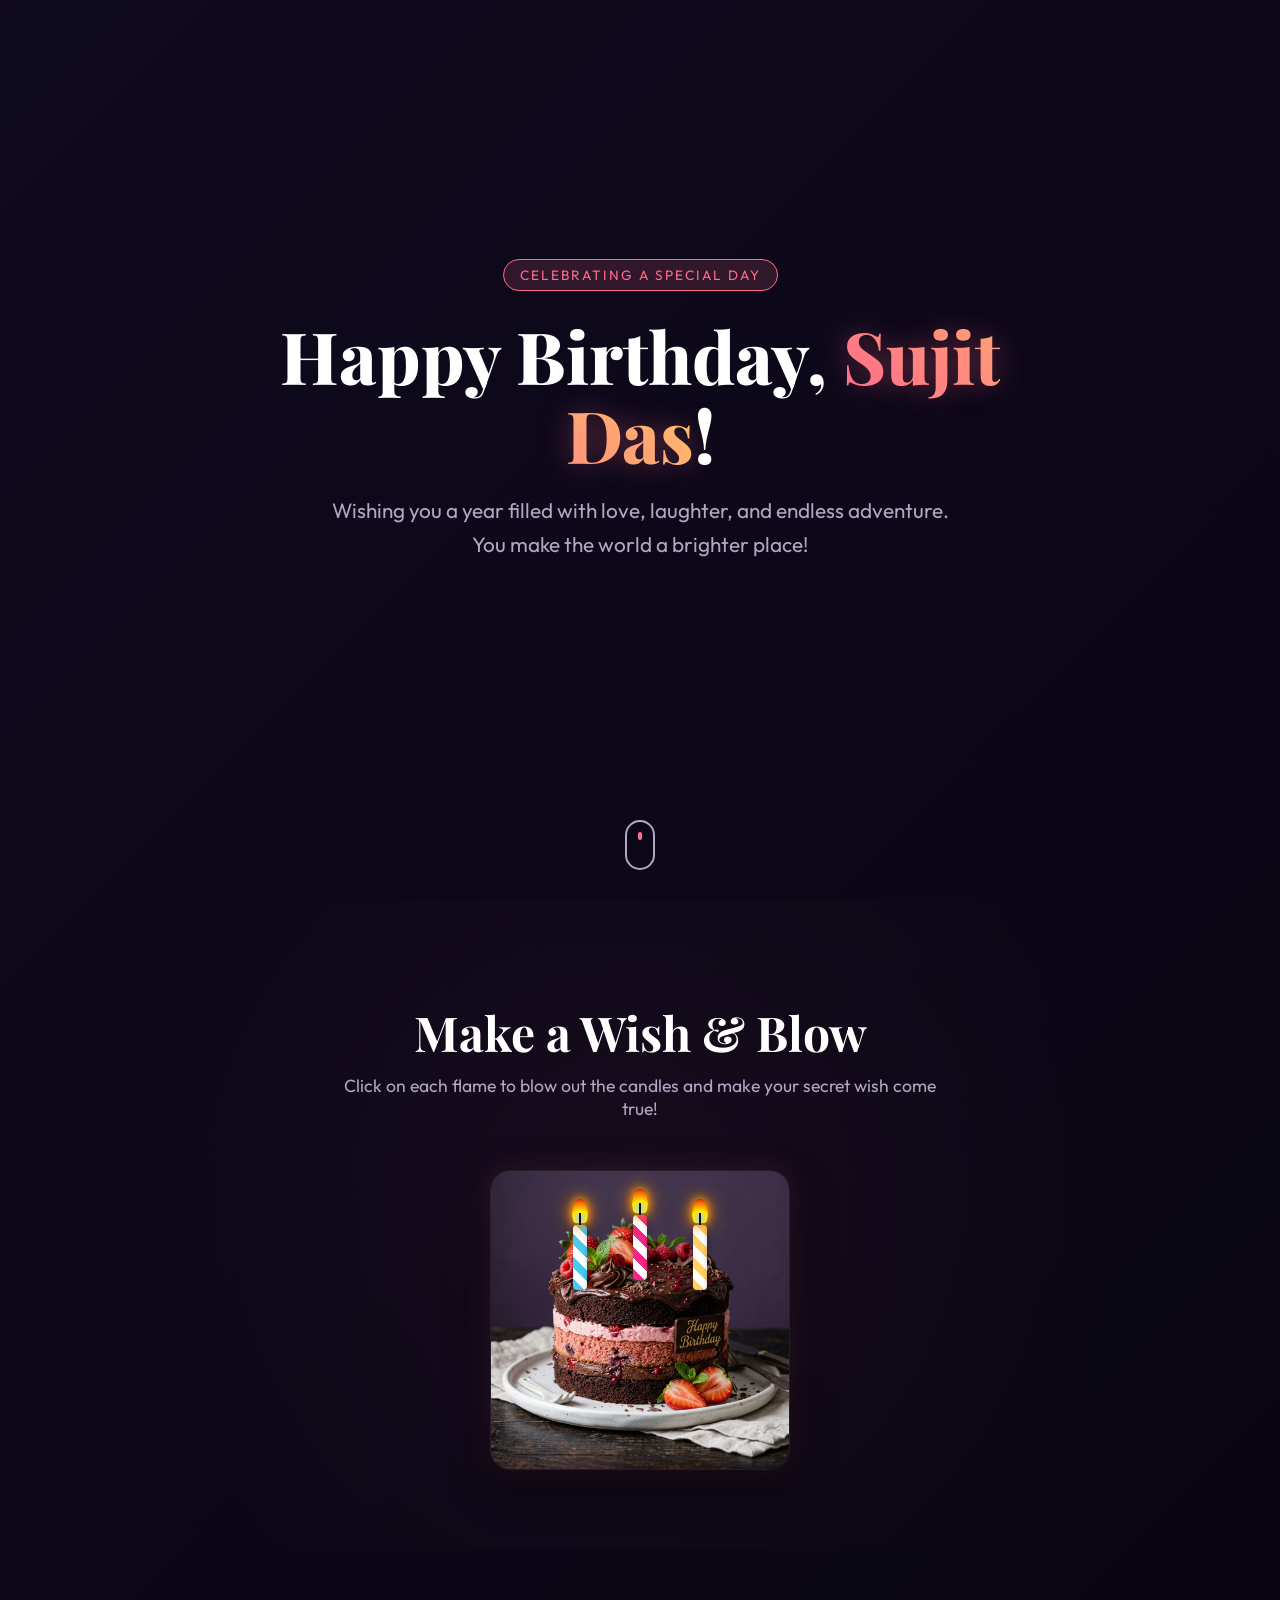
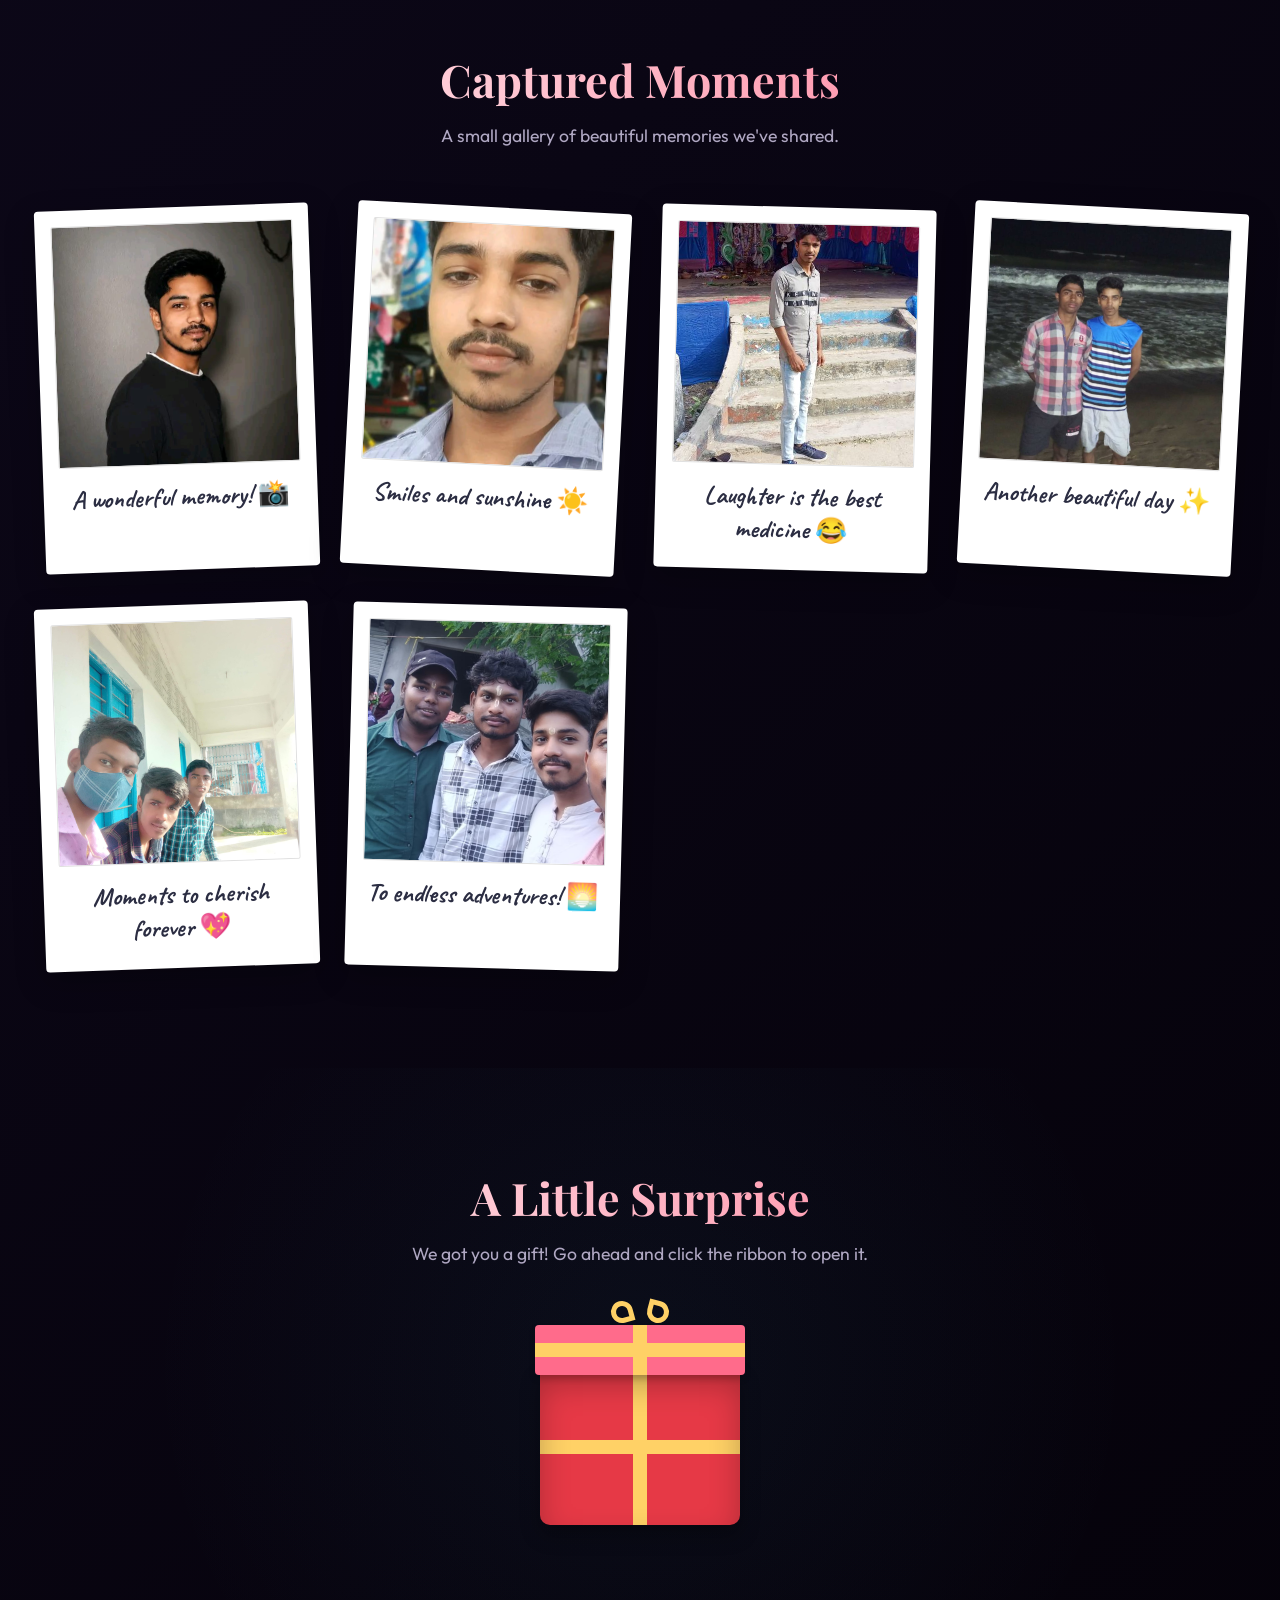
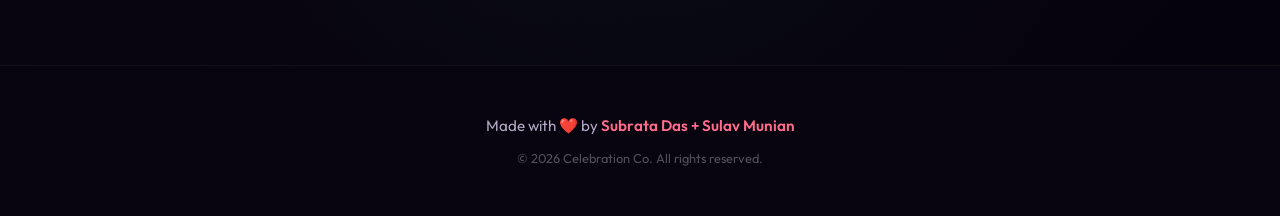
<file: index.html>
<!DOCTYPE html>
<html lang="en">
<head>
    <meta charset="UTF-8">
    <meta name="viewport" content="width=device-width, initial-scale=1.0">
    <title>Happy Birthday! - Celebration Page</title>
    <meta name="description" content="A premium, interactive birthday celebration page created especially for you with love, memories, and surprises.">
    <!-- Google Fonts -->
    <link rel="preconnect" href="https://fonts.googleapis.com">
    <link rel="preconnect" href="https://fonts.gstatic.com" crossorigin>
    <link href="https://fonts.googleapis.com/css2?family=Caveat:wght@400;700&family=Outfit:wght@300;400;600;800&family=Playfair+Display:ital,wght@0,600;0,800;1,400&display=swap" rel="stylesheet">
    <!-- Main Stylesheet -->
    <link rel="stylesheet" href="style.css">
</head>
<body>
    

    <!-- Hidden YouTube Audio Player -->
    <div id="youtube-audio-player" style="position: absolute; width: 1px; height: 1px; opacity: 0.001; pointer-events: none; left: -9999px;"></div>

    <main>
        <!-- Hero Section -->
        <section class="hero-section" id="hero">
            <div class="balloon-container" id="balloons"></div>
            <div class="hero-content">
                <span class="badge">Celebrating a Special Day</span>
                <h1 id="hero-title" class="animate-title">Happy Birthday, <span class="highlight">Sujit Das</span>!</h1>
                <p id="hero-subtitle" class="wish-paragraph">Wishing you a year filled with love, laughter, and endless adventure. You make the world a brighter place!</p>

            </div>
            
            <a href="#wish-section" class="scroll-down-indicator" aria-label="Scroll Down">
                <div class="mouse-icon">
                    <div class="wheel"></div>
                </div>
            </a>
        </section>

        <!-- Interactive Cake Section -->
        <section class="wish-section" id="wish-section">
            <canvas id="confetti-canvas" class="confetti-canvas"></canvas>
            <div class="section-container">
                <div class="wish-text-wrapper">
                    <h2>Make a Wish & Blow</h2>
                    <p class="section-desc">Click on each flame to blow out the candles and make your secret wish come true!</p>
                </div>
                
                <!-- Interactive Realistic Cake -->
                <div class="cake-container" id="interactive-cake">
                    <div class="cake-wrapper-realistic">
                        <img class="realistic-cake-img" src="photos/real_cake.png" alt="Delicious Birthday Cake">
                        <!-- Candles overlay -->
                        <div class="candles-wrapper">
                            <div class="candle" id="candle-1">
                                <div class="flame" id="flame-1"></div>
                                <div class="wick"></div>
                                <div class="wax"></div>
                            </div>
                            <div class="candle" id="candle-2">
                                <div class="flame" id="flame-2"></div>
                                <div class="wick"></div>
                                <div class="wax"></div>
                            </div>
                            <div class="candle" id="candle-3">
                                <div class="flame" id="flame-3"></div>
                                <div class="wick"></div>
                                <div class="wax"></div>
                            </div>
                        </div>
                    </div>
                </div>

                <!-- Congratulations Card (revealed after candles are blown out) -->
                <div class="wish-reveal-card glass hidden" id="reveal-card">
                    <h3>✨ Your Wish is Sent! ✨</h3>
                    <p class="wish-text">"May this year bring you closer to all your dreams, surround you with beautiful moments, and give you reasons to smile every single day."</p>
                    <div class="sparkles-decoration">🌟 💫 ✨ 💖 ✨ 💫 🌟</div>
                </div>
            </div>
        </section>

        <!-- Photo Grid Memories Section -->
        <section class="memories-section" id="memories">
            <div class="section-container">
                <div class="section-header">
                    <h2>Captured Moments</h2>
                    <p class="section-desc">A small gallery of beautiful memories we've shared.</p>
                </div>
                
                <!-- Polaroid Memories Grid -->
                <div class="polaroid-grid" id="memories-grid">
                    <article class="polaroid-card">
                        <div class="polaroid-img-wrapper">
                            <img src="photos/photo1.jpg" alt="Memory One">
                        </div>
                        <div class="polaroid-caption">
                            <p>A wonderful memory! 📸</p>
                        </div>
                    </article>
                    <article class="polaroid-card">
                        <div class="polaroid-img-wrapper">
                            <img src="photos/photo2.jpg" alt="Memory Two">
                        </div>
                        <div class="polaroid-caption">
                            <p>Smiles and sunshine ☀️</p>
                        </div>
                    </article>
                    <article class="polaroid-card">
                        <div class="polaroid-img-wrapper">
                            <img src="photos/photo3.jpg" alt="Memory Three">
                        </div>
                        <div class="polaroid-caption">
                            <p>Laughter is the best medicine 😂</p>
                        </div>
                    </article>
                    <article class="polaroid-card">
                        <div class="polaroid-img-wrapper">
                            <img src="photos/photo4.jpg" alt="Memory Four">
                        </div>
                        <div class="polaroid-caption">
                            <p>Another beautiful day ✨</p>
                        </div>
                    </article>
                    <article class="polaroid-card">
                        <div class="polaroid-img-wrapper">
                            <img src="photos/photo5.jpg" alt="Memory Five">
                        </div>
                        <div class="polaroid-caption">
                            <p>Moments to cherish forever 💖</p>
                        </div>
                    </article>
                    <article class="polaroid-card">
                        <div class="polaroid-img-wrapper">
                            <img src="photos/photo6.jpg" alt="Memory Six">
                        </div>
                        <div class="polaroid-caption">
                            <p>To endless adventures! 🌅</p>
                        </div>
                    </article>
                </div>
            </div>
        </section>

        <!-- Surprise Gift Box Section -->
        <section class="gift-section" id="gift-section">
            <div class="section-container">
                <div class="section-header">
                    <h2>A Little Surprise</h2>
                    <p class="section-desc">We got you a gift! Go ahead and click the ribbon to open it.</p>
                </div>
                
                <!-- 3D Gift Box -->
                <div class="gift-box-wrapper" id="gift-box-trigger" tabindex="0" role="button" aria-label="Open Gift Box">
                    <div class="gift-box">
                        <div class="box-lid">
                            <div class="lid-ribbon-horizontal"></div>
                            <div class="lid-ribbon-vertical"></div>
                            <div class="lid-bow">
                                <div class="bow-left"></div>
                                <div class="bow-right"></div>
                            </div>
                        </div>
                        <div class="box-body">
                            <div class="body-ribbon-horizontal"></div>
                            <div class="body-ribbon-vertical"></div>
                            <div class="box-inner-shadow"></div>
                        </div>
                    </div>
                </div>

                <!-- Unfolded Surprise Card -->
                <div class="surprise-msg-card glass hidden" id="surpriseMsg">
                    <div class="msg-header">
                        <h4>A Secret Note For You 💌</h4>
                    </div>
                    <div class="msg-body">
                        <p>"Happy Birthday! Thank you for being such an incredible friend. You've always been there to brighten my darkest days, and I hope this tiny page brings a little bit of that joy back to you. Here's to making infinite more memories together! Cheers!"</p>
                    </div>
                    <div class="msg-footer">
                        <span class="sign-off">With love, Subrata Das</span>
                    </div>
                </div>
            </div>
        </section>

        <!-- Grand Celebration Section -->
        <section class="celebration-section hidden" id="grand-celebration">
            <div class="section-container">
                <div class="section-header">
                    <h2>Grand Celebration! 🍻</h2>
                    <p class="section-desc">Time to pop open some drinks and toast to our legendary bond!</p>
                </div>
                
                <div class="celebration-grid">
                    <!-- Beer Card: BroCode -->
                    <div class="beer-card glass" id="brocode-card">
                        <div class="beer-badge">LEGENDARY</div>
                        <div class="beer-img-container">
                            <img src="photos/beers.png" alt="BroCode Beer & Celebration Cheers" onerror="this.src='https://picsum.photos/600/400?random=5';">
                        </div>
                        <div class="beer-info">
                            <h3>BroCode Premium Beer</h3>
                            <p class="beer-desc">The ultimate drink for the ultimate bro. Strong, smooth, and brewed for the memories we'll never forget. Let's raise a glass to Sujit Das!</p>
                            <div class="beer-meta">
                                <span>ABV: <strong>15%</strong></span>
                                <span>Class: <strong>Bro-Code</strong></span>
                            </div>
                            <button class="action-btn beer-btn" id="clink-btn">Cheers! Clink Bottles 🍻</button>
                        </div>
                    </div>
                </div>
            </div>
        </section>

    </main>

    <!-- Footer -->
    <footer class="footer-wrapper">
        <div class="footer-content">
            <p>Made with ❤️ by <span class="highlight-footer">Subrata Das + Sulav Munian</span></p>
            <p class="footer-copyright">&copy; 2026 Celebration Co. All rights reserved.</p>
        </div>
    </footer>

    <!-- Main JavaScript Code -->
    <script src="script.js" defer></script>
</body>
</html>
</file>
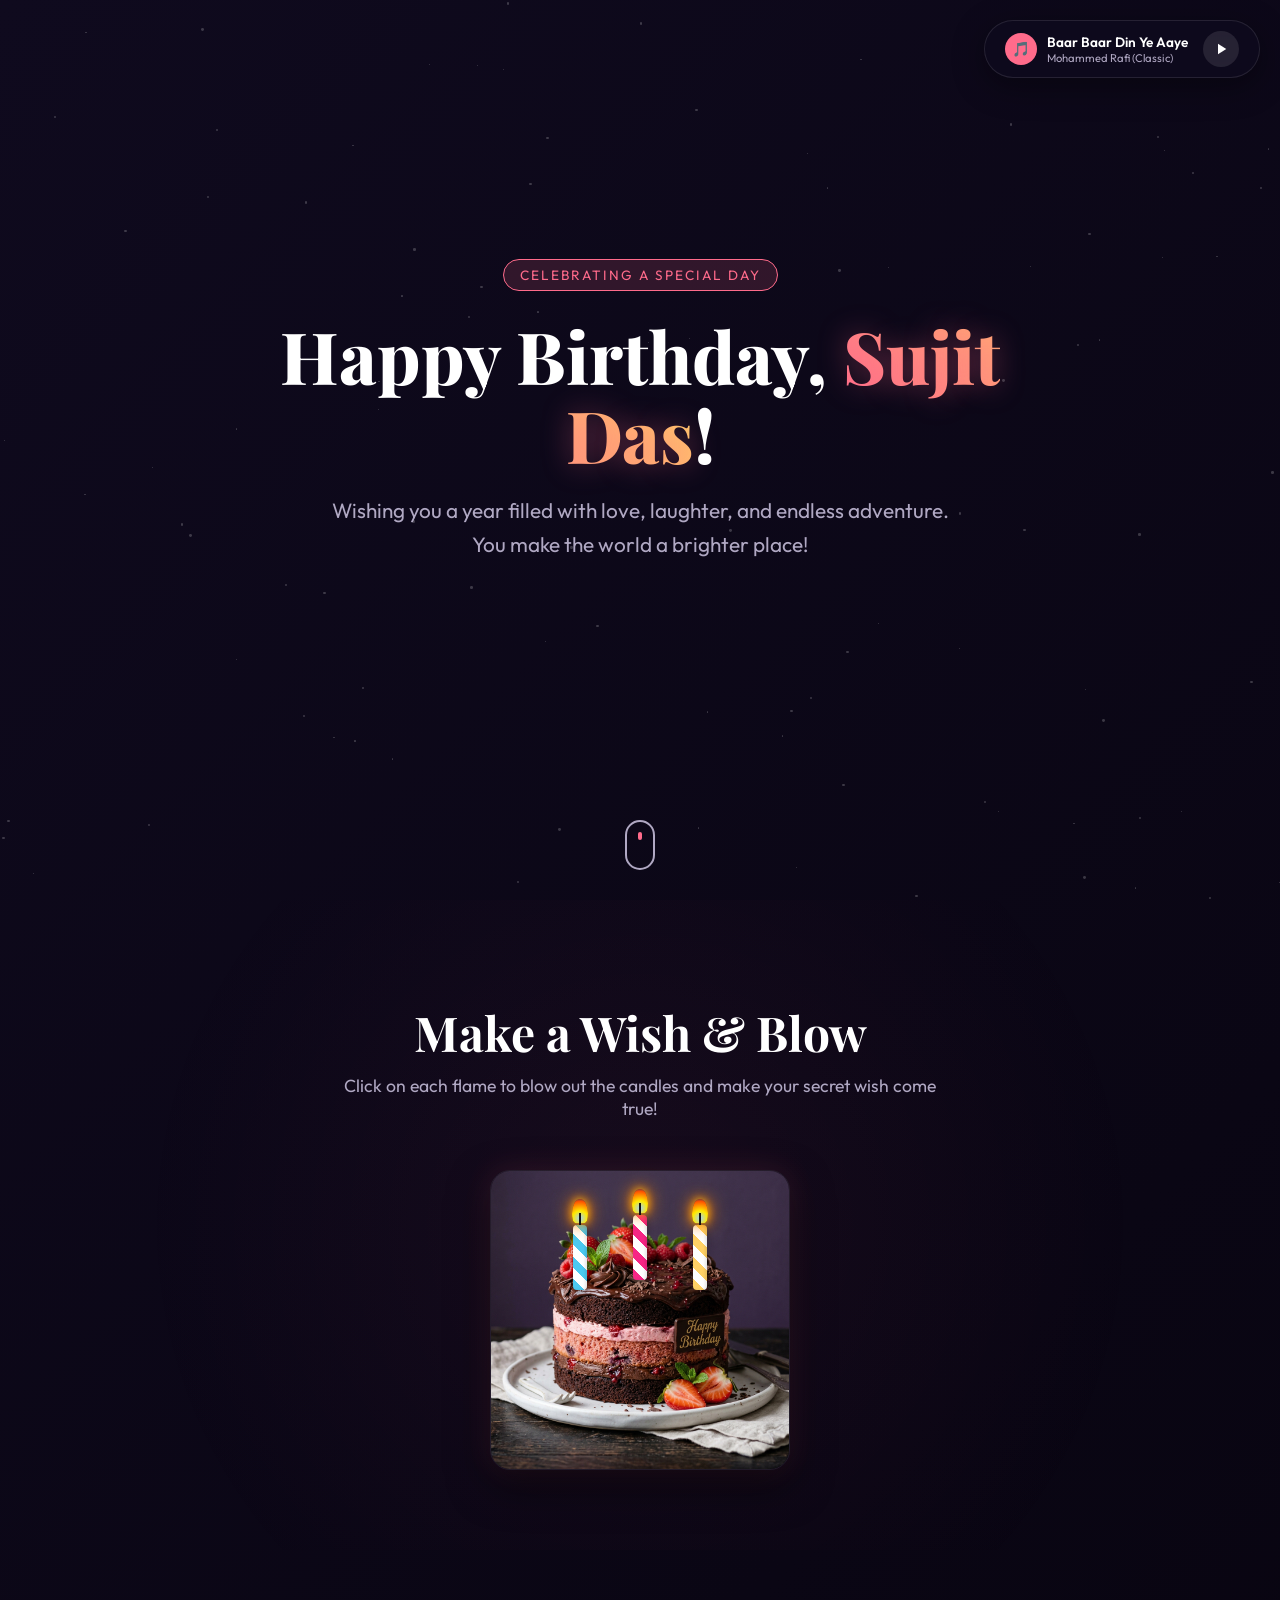
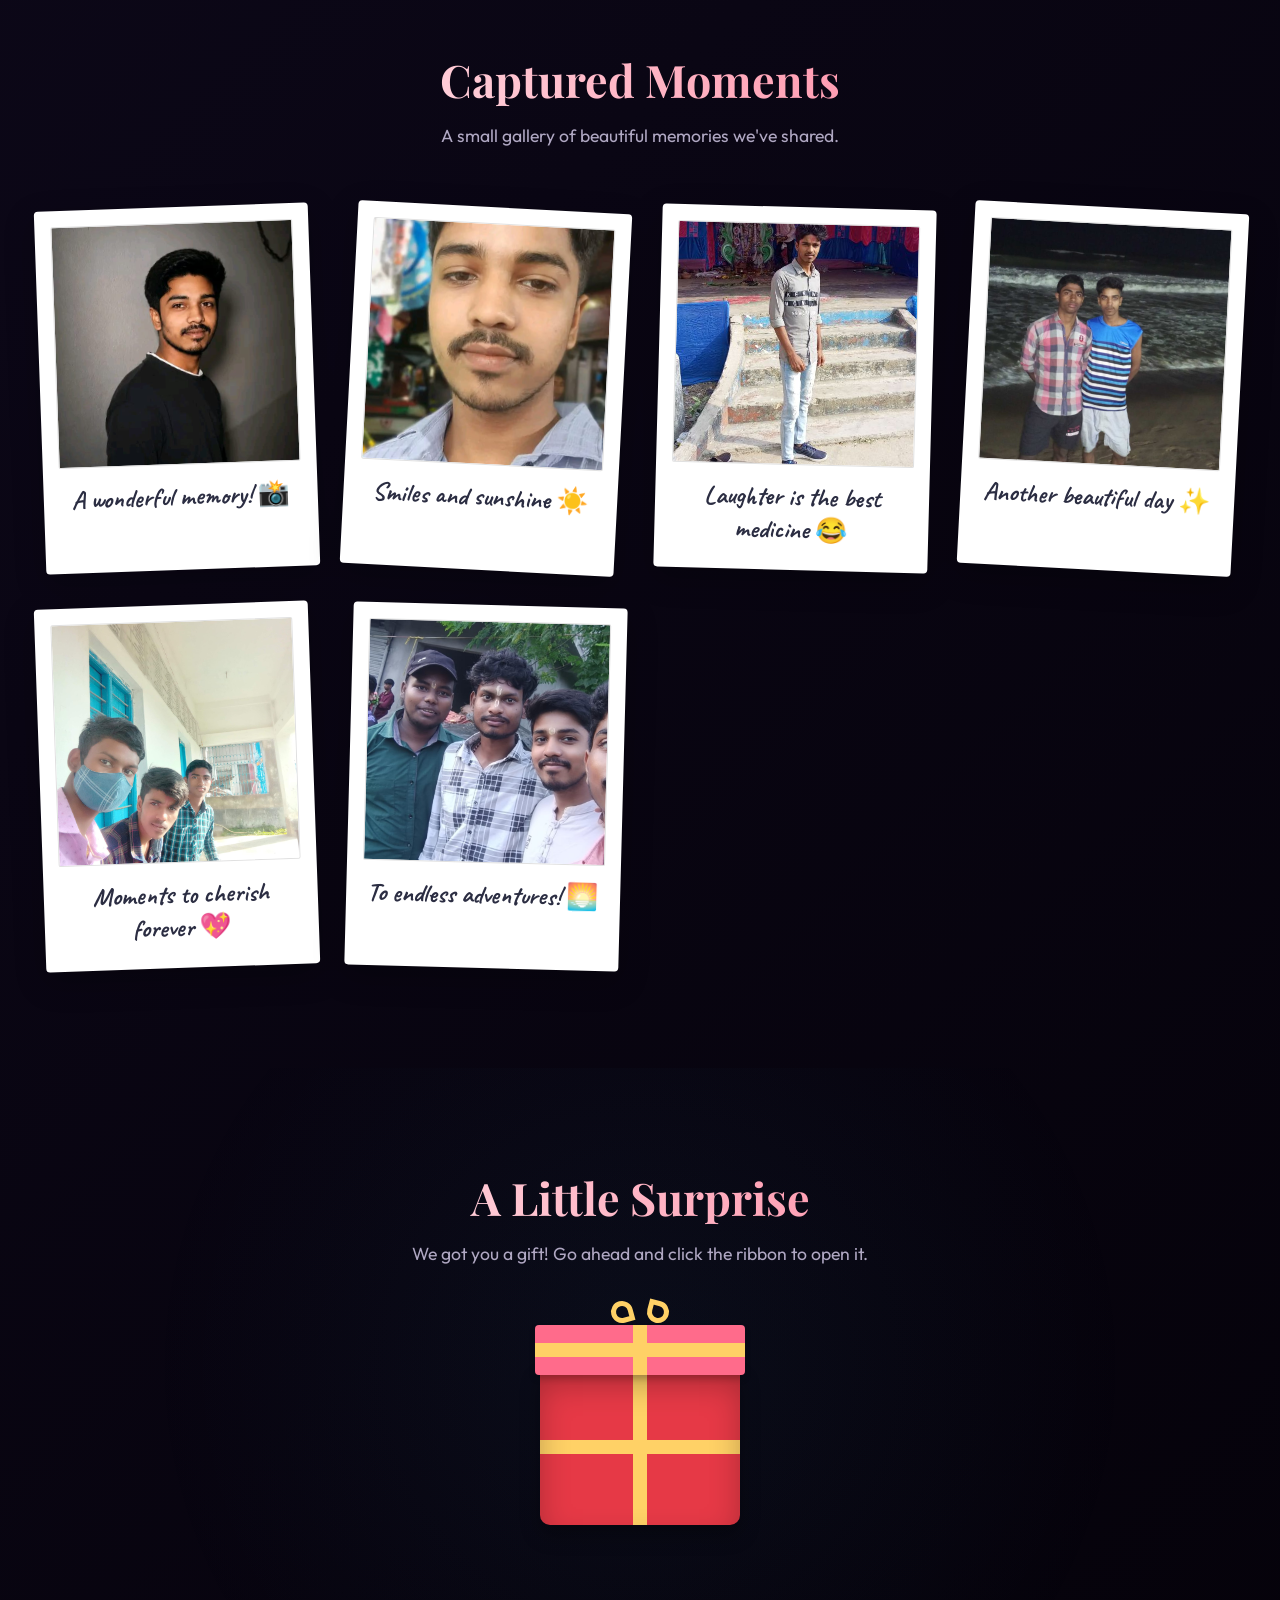
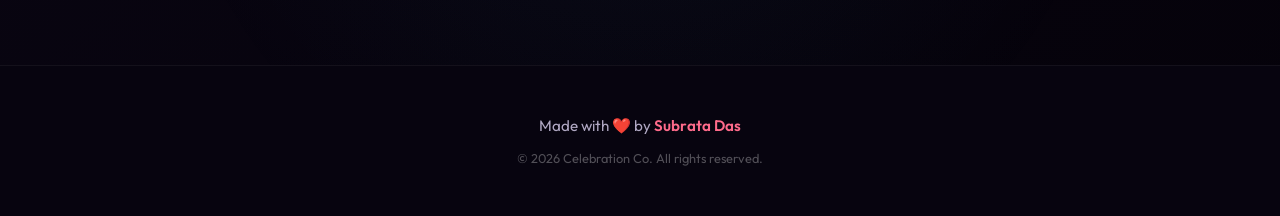
<file: birthday-celebration.html>
<!DOCTYPE html>
<html lang="en">
<head>
    <meta charset="UTF-8">
    <meta name="viewport" content="width=device-width, initial-scale=1.0">
    <title>Happy Birthday! - Celebration Page</title>
    <meta name="description" content="A premium, interactive birthday celebration page created especially for you with love, memories, and surprises.">
    <!-- Google Fonts -->
    <link rel="preconnect" href="https://fonts.googleapis.com">
    <link rel="preconnect" href="https://fonts.gstatic.com" crossorigin>
    <link href="https://fonts.googleapis.com/css2?family=Caveat:wght@400;700&family=Outfit:wght@300;400;600;800&family=Playfair+Display:ital,wght@0,600;0,800;1,400&display=swap" rel="stylesheet">
    <!-- Main Stylesheet -->
    <link rel="stylesheet" href="style.css">
</head>
<body>
    <!-- Twinkling stars background container -->
    <div id="stars-container" class="stars-bg"></div>

    <!-- Floating Audio Control Center -->
    <header class="audio-control-panel glass" id="audio-panel">
        <div class="audio-track-info">
            <div class="music-icon-wrapper active" id="music-disc">
                🎵
            </div>
            <div class="track-details">
                <span class="track-title">Baar Baar Din Ye Aaye</span>
                <span class="track-artist">Mohammed Rafi (Classic)</span>
            </div>
        </div>
        <div class="audio-buttons">
            <button id="play-pause-btn" class="control-btn" aria-label="Play Music">
                <svg id="play-icon" viewBox="0 0 24 24" class="svg-icon"><path d="M8 5v14l11-7z"/></svg>
                <svg id="pause-icon" viewBox="0 0 24 24" class="svg-icon hidden"><path d="M6 19h4V5H6v14zm8-14v14h4V5h-4z"/></svg>
            </button>
        </div>
    </header>

    <!-- Hidden YouTube Audio Player -->
    <div id="youtube-audio-player" style="position: absolute; width: 1px; height: 1px; opacity: 0.001; pointer-events: none; left: -9999px;"></div>

    <main>
        <!-- Hero Section -->
        <section class="hero-section" id="hero">
            <div class="balloon-container" id="balloons"></div>
            <div class="hero-content">
                <span class="badge">Celebrating a Special Day</span>
                <h1 id="hero-title" class="animate-title">Happy Birthday, <span class="highlight">Sujit Das</span>!</h1>
                <p id="hero-subtitle" class="wish-paragraph">Wishing you a year filled with love, laughter, and endless adventure. You make the world a brighter place!</p>

            </div>
            
            <a href="#wish-section" class="scroll-down-indicator" aria-label="Scroll Down">
                <div class="mouse-icon">
                    <div class="wheel"></div>
                </div>
            </a>
        </section>

        <!-- Interactive Cake Section -->
        <section class="wish-section" id="wish-section">
            <canvas id="confetti-canvas" class="confetti-canvas"></canvas>
            <div class="section-container">
                <div class="wish-text-wrapper">
                    <h2>Make a Wish & Blow</h2>
                    <p class="section-desc">Click on each flame to blow out the candles and make your secret wish come true!</p>
                </div>
                
                <!-- Interactive Realistic Cake -->
                <div class="cake-container" id="interactive-cake">
                    <div class="cake-wrapper-realistic">
                        <img class="realistic-cake-img" src="photos/real_cake.png" alt="Delicious Birthday Cake">
                        <!-- Candles overlay -->
                        <div class="candles-wrapper">
                            <div class="candle" id="candle-1">
                                <div class="flame" id="flame-1"></div>
                                <div class="wick"></div>
                                <div class="wax"></div>
                            </div>
                            <div class="candle" id="candle-2">
                                <div class="flame" id="flame-2"></div>
                                <div class="wick"></div>
                                <div class="wax"></div>
                            </div>
                            <div class="candle" id="candle-3">
                                <div class="flame" id="flame-3"></div>
                                <div class="wick"></div>
                                <div class="wax"></div>
                            </div>
                        </div>
                    </div>
                </div>

                <!-- Congratulations Card (revealed after candles are blown out) -->
                <div class="wish-reveal-card glass hidden" id="reveal-card">
                    <h3>✨ Your Wish is Sent! ✨</h3>
                    <p class="wish-text">"May this year bring you closer to all your dreams, surround you with beautiful moments, and give you reasons to smile every single day."</p>
                    <div class="sparkles-decoration">🌟 💫 ✨ 💖 ✨ 💫 🌟</div>
                </div>
            </div>
        </section>

        <!-- Photo Grid Memories Section -->
        <section class="memories-section" id="memories">
            <div class="section-container">
                <div class="section-header">
                    <h2>Captured Moments</h2>
                    <p class="section-desc">A small gallery of beautiful memories we've shared.</p>
                </div>
                
                <!-- Polaroid Memories Grid -->
                <div class="polaroid-grid" id="memories-grid">
                    <article class="polaroid-card">
                        <div class="polaroid-img-wrapper">
                            <img src="photos/photo1.jpg" alt="Memory One">
                        </div>
                        <div class="polaroid-caption">
                            <p>A wonderful memory! 📸</p>
                        </div>
                    </article>
                    <article class="polaroid-card">
                        <div class="polaroid-img-wrapper">
                            <img src="photos/photo2.jpg" alt="Memory Two">
                        </div>
                        <div class="polaroid-caption">
                            <p>Smiles and sunshine ☀️</p>
                        </div>
                    </article>
                    <article class="polaroid-card">
                        <div class="polaroid-img-wrapper">
                            <img src="photos/photo3.jpg" alt="Memory Three">
                        </div>
                        <div class="polaroid-caption">
                            <p>Laughter is the best medicine 😂</p>
                        </div>
                    </article>
                    <article class="polaroid-card">
                        <div class="polaroid-img-wrapper">
                            <img src="photos/photo4.jpg" alt="Memory Four">
                        </div>
                        <div class="polaroid-caption">
                            <p>Another beautiful day ✨</p>
                        </div>
                    </article>
                    <article class="polaroid-card">
                        <div class="polaroid-img-wrapper">
                            <img src="photos/photo5.jpg" alt="Memory Five">
                        </div>
                        <div class="polaroid-caption">
                            <p>Moments to cherish forever 💖</p>
                        </div>
                    </article>
                    <article class="polaroid-card">
                        <div class="polaroid-img-wrapper">
                            <img src="photos/photo6.jpg" alt="Memory Six">
                        </div>
                        <div class="polaroid-caption">
                            <p>To endless adventures! 🌅</p>
                        </div>
                    </article>
                </div>
            </div>
        </section>

        <!-- Surprise Gift Box Section -->
        <section class="gift-section" id="gift-section">
            <div class="section-container">
                <div class="section-header">
                    <h2>A Little Surprise</h2>
                    <p class="section-desc">We got you a gift! Go ahead and click the ribbon to open it.</p>
                </div>
                
                <!-- 3D Gift Box -->
                <div class="gift-box-wrapper" id="gift-box-trigger" tabindex="0" role="button" aria-label="Open Gift Box">
                    <div class="gift-box">
                        <div class="box-lid">
                            <div class="lid-ribbon-horizontal"></div>
                            <div class="lid-ribbon-vertical"></div>
                            <div class="lid-bow">
                                <div class="bow-left"></div>
                                <div class="bow-right"></div>
                            </div>
                        </div>
                        <div class="box-body">
                            <div class="body-ribbon-horizontal"></div>
                            <div class="body-ribbon-vertical"></div>
                            <div class="box-inner-shadow"></div>
                        </div>
                    </div>
                </div>

                <!-- Unfolded Surprise Card -->
                <div class="surprise-msg-card glass hidden" id="surpriseMsg">
                    <div class="msg-header">
                        <h4>A Secret Note For You 💌</h4>
                    </div>
                    <div class="msg-body">
                        <p>"Happy Birthday! Thank you for being such an incredible friend. You've always been there to brighten my darkest days, and I hope this tiny page brings a little bit of that joy back to you. Here's to making infinite more memories together! Cheers!"</p>
                    </div>
                    <div class="msg-footer">
                        <span class="sign-off">With love, Subrata Das</span>
                    </div>
                </div>
            </div>
        </section>

        <!-- Grand Celebration Section -->
        <section class="celebration-section hidden" id="grand-celebration">
            <div class="section-container">
                <div class="section-header">
                    <h2>Grand Celebration! 🍻</h2>
                    <p class="section-desc">Time to pop open some drinks and toast to our legendary bond!</p>
                </div>
                
                <div class="celebration-grid">
                    <!-- Beer Card: BroCode -->
                    <div class="beer-card glass" id="brocode-card">
                        <div class="beer-badge">LEGENDARY</div>
                        <div class="beer-img-container">
                            <img src="photos/beers.png" alt="BroCode Beer & Celebration Cheers" onerror="this.src='https://picsum.photos/600/400?random=5';">
                        </div>
                        <div class="beer-info">
                            <h3>BroCode Premium Beer</h3>
                            <p class="beer-desc">The ultimate drink for the ultimate bro. Strong, smooth, and brewed for the memories we'll never forget. Let's raise a glass to Sujit Das!</p>
                            <div class="beer-meta">
                                <span>ABV: <strong>15%</strong></span>
                                <span>Class: <strong>Bro-Code</strong></span>
                            </div>
                            <button class="action-btn beer-btn" id="clink-btn">Cheers! Clink Bottles 🍻</button>
                        </div>
                    </div>
                </div>
            </div>
        </section>

    </main>

    <!-- Footer -->
    <footer class="footer-wrapper">
        <div class="footer-content">
            <p>Made with ❤️ by <span class="highlight-footer">Subrata Das</span></p>
            <p class="footer-copyright">&copy; 2026 Celebration Co. All rights reserved.</p>
        </div>
    </footer>

    <!-- Main JavaScript Code -->
    <script src="script.js" defer></script>
</body>
</html>
</file>
<file: style.css>
/* ==========================================================================
   Birthday Celebration CSS - Design System & Animations
   ========================================================================== */

/* Custom Variables */
:root {
    --bg-gradient: linear-gradient(135deg, #0f0a1e 0%, #05020a 100%);
    --primary-color: #ff6b8b;
    --primary-glow: rgba(255, 107, 139, 0.4);
    --secondary-color: #ffd166;
    --secondary-glow: rgba(255, 209, 102, 0.4);
    --accent-color: #4cc9f0;
    --accent-glow: rgba(76, 201, 240, 0.4);
    
    --text-primary: #ffffff;
    --text-muted: #b0a8c3;
    
    --glass-bg: rgba(255, 255, 255, 0.05);
    --glass-border: rgba(255, 255, 255, 0.08);
    --glass-glow: 0 8px 32px 0 rgba(0, 0, 0, 0.37);
    
    --font-sans: 'Outfit', sans-serif;
    --font-serif: 'Playfair Display', serif;
    --font-hand: 'Caveat', cursive;
}

/* Reset and Core Styles */
* {
    box-sizing: border-box;
    margin: 0;
    padding: 0;
}

html {
    scroll-behavior: smooth;
    font-size: 16px;
}

body {
    background: var(--bg-gradient);
    color: var(--text-primary);
    font-family: var(--font-sans);
    min-height: 100vh;
    overflow-x: hidden;
    position: relative;
}

/* Stars Background */
.stars-bg {
    position: fixed;
    top: 0;
    left: 0;
    width: 100%;
    height: 100%;
    z-index: -1;
    pointer-events: none;
    overflow: hidden;
}

.star {
    position: absolute;
    background: white;
    border-radius: 50%;
    animation: twinkle var(--duration, 3s) infinite ease-in-out;
    opacity: 0.2;
}

@keyframes twinkle {
    0%, 100% { opacity: 0.2; transform: scale(0.8); }
    50% { opacity: 1; transform: scale(1.2); }
}

/* Floating Balloons */
.balloon-container {
    position: absolute;
    top: 0;
    left: 0;
    width: 100%;
    height: 100%;
    overflow: hidden;
    z-index: 1;
    pointer-events: none;
}

.balloon {
    position: absolute;
    bottom: -150px;
    width: 60px;
    height: 75px;
    border-radius: 50% 50% 50% 50% / 40% 40% 60% 60%;
    animation: floatUp 15s infinite linear;
    box-shadow: inset -5px -5px 10px rgba(0, 0, 0, 0.15);
}

.balloon::after {
    content: "";
    position: absolute;
    bottom: -8px;
    left: 28px;
    width: 4px;
    height: 15px;
    background: rgba(255, 255, 255, 0.4);
    border-radius: 2px;
}

.balloon::before {
    content: "";
    position: absolute;
    bottom: -1px;
    left: 26px;
    width: 8px;
    height: 6px;
    background: inherit;
    clip-path: polygon(20% 0%, 80% 0%, 100% 100%, 0% 100%);
}

@keyframes floatUp {
    0% {
        transform: translateY(0) rotate(0deg);
        opacity: 0;
    }
    10% { opacity: 0.8; }
    90% { opacity: 0.8; }
    100% {
        transform: translateY(-120vh) rotate(15deg);
        opacity: 0;
    }
}

/* Glassmorphism utility */
.glass {
    background: var(--glass-bg);
    backdrop-filter: blur(12px);
    -webkit-backdrop-filter: blur(12px);
    border: 1px solid var(--glass-border);
    box-shadow: var(--glass-glow);
    border-radius: 20px;
    transition: all 0.3s cubic-bezier(0.25, 0.8, 0.25, 1);
}

/* Floating Audio Control Panel */
.audio-control-panel {
    position: fixed;
    top: 20px;
    right: 20px;
    z-index: 1000;
    padding: 10px 20px;
    display: flex;
    align-items: center;
    gap: 15px;
    border-radius: 50px;
    background: rgba(15, 10, 30, 0.7);
    border: 1px solid rgba(255, 255, 255, 0.1);
}

.audio-track-info {
    display: flex;
    align-items: center;
    gap: 10px;
}

.music-icon-wrapper {
    width: 32px;
    height: 32px;
    border-radius: 50%;
    background: var(--primary-color);
    display: flex;
    align-items: center;
    justify-content: center;
    font-size: 0.9rem;
    animation: rotateDisc 4s linear infinite;
    animation-play-state: paused;
}

.music-icon-wrapper.active {
    animation-play-state: running;
}

@keyframes rotateDisc {
    from { transform: rotate(0deg); }
    to { transform: rotate(360deg); }
}

.track-details {
    display: flex;
    flex-direction: column;
}

.track-title {
    font-size: 0.85rem;
    font-weight: 600;
}

.track-artist {
    font-size: 0.7rem;
    color: var(--text-muted);
}

.control-btn {
    background: transparent;
    border: none;
    cursor: pointer;
    width: 36px;
    height: 36px;
    border-radius: 50%;
    background: rgba(255, 255, 255, 0.1);
    display: flex;
    align-items: center;
    justify-content: center;
    transition: background 0.3s;
}

.control-btn:hover {
    background: rgba(255, 255, 255, 0.2);
}

.svg-icon {
    width: 18px;
    height: 18px;
    fill: #ffffff;
}

.hidden {
    display: none !important;
}

/* Sections */
section {
    padding: 100px 20px;
    position: relative;
}

.section-container {
    max-width: 1200px;
    margin: 0 auto;
    position: relative;
    z-index: 2;
}

.section-header {
    text-align: center;
    margin-bottom: 60px;
}

.section-header h2 {
    font-family: var(--font-serif);
    font-size: 2.8rem;
    margin-bottom: 15px;
    background: linear-gradient(45deg, #ffffff, var(--primary-color));
    -webkit-background-clip: text;
    -webkit-text-fill-color: transparent;
}

.section-desc {
    color: var(--text-muted);
    font-size: 1.1rem;
    max-width: 600px;
    margin: 0 auto;
}

/* Hero Section */
.hero-section {
    height: 100vh;
    display: flex;
    align-items: center;
    justify-content: center;
    text-align: center;
    padding-top: 60px;
}

.hero-content {
    max-width: 800px;
    z-index: 2;
}

.badge {
    display: inline-block;
    padding: 6px 16px;
    background: rgba(255, 107, 139, 0.15);
    border: 1px solid var(--primary-color);
    border-radius: 50px;
    font-size: 0.85rem;
    text-transform: uppercase;
    letter-spacing: 2px;
    color: var(--primary-color);
    margin-bottom: 25px;
    animation: pulseGlow 2s infinite alternate;
}

@keyframes pulseGlow {
    0% { box-shadow: 0 0 5px rgba(255, 107, 139, 0.2); }
    100% { box-shadow: 0 0 15px rgba(255, 107, 139, 0.5); }
}

.animate-title {
    font-family: var(--font-serif);
    font-size: 4.5rem;
    line-height: 1.1;
    margin-bottom: 20px;
    font-weight: 800;
}

.highlight {
    background: linear-gradient(45deg, var(--primary-color), var(--secondary-color));
    -webkit-background-clip: text;
    -webkit-text-fill-color: transparent;
    text-shadow: 0 0 30px var(--primary-glow);
}

.wish-paragraph {
    font-size: 1.3rem;
    color: var(--text-muted);
    line-height: 1.6;
    margin-bottom: 40px;
    max-width: 650px;
    margin-left: auto;
    margin-right: auto;
}

/* Countdown Timer */
.countdown-wrapper {
    padding: 25px 30px;
    margin-top: 20px;
}

.timer-title {
    font-size: 1rem;
    color: var(--text-muted);
    text-transform: uppercase;
    letter-spacing: 2px;
    margin-bottom: 20px;
}

.timer-grid {
    display: flex;
    justify-content: center;
    gap: 20px;
}

.timer-box {
    display: flex;
    flex-direction: column;
    align-items: center;
    min-width: 80px;
}

.timer-num {
    font-size: 2.5rem;
    font-weight: 800;
    background: linear-gradient(45deg, #ffffff, var(--accent-color));
    -webkit-background-clip: text;
    -webkit-text-fill-color: transparent;
}

.timer-label {
    font-size: 0.75rem;
    text-transform: uppercase;
    color: var(--text-muted);
    letter-spacing: 1px;
    margin-top: 5px;
}

/* Scroll Down Indicator */
.scroll-down-indicator {
    position: absolute;
    bottom: 30px;
    left: 50%;
    transform: translateX(-50%);
    z-index: 2;
    cursor: pointer;
}

.mouse-icon {
    width: 30px;
    height: 50px;
    border: 2px solid var(--text-muted);
    border-radius: 20px;
    position: relative;
}

.wheel {
    width: 4px;
    height: 8px;
    background: var(--primary-color);
    border-radius: 2px;
    position: absolute;
    top: 10px;
    left: 50%;
    transform: translateX(-50%);
    animation: scrollMouse 1.5s infinite;
}

@keyframes scrollMouse {
    0% { opacity: 1; transform: translate(-50%, 0); }
    100% { opacity: 0; transform: translate(-50%, 15px); }
}

/* Cake Blowing Section */
.wish-section {
    background: radial-gradient(circle at 50% 50%, rgba(255, 107, 139, 0.05) 0%, transparent 70%);
}

.wish-text-wrapper {
    text-align: center;
    margin-bottom: 50px;
}

.wish-text-wrapper h2 {
    font-family: var(--font-serif);
    font-size: 3rem;
    margin-bottom: 10px;
}

.confetti-canvas {
    position: absolute;
    top: 0;
    left: 0;
    width: 100%;
    height: 100%;
    pointer-events: none;
    z-index: 5;
}

/* 3D CSS Birthday Cake */
.cake-container {
    position: relative;
    width: 300px;
    height: 250px;
    margin: 50px auto 30px;
    cursor: pointer;
}

.cake-wrapper-realistic {
    position: relative;
    width: 100%;
    max-width: 320px;
    margin: 0 auto;
    display: flex;
    justify-content: center;
    align-items: center;
}

.realistic-cake-img {
    width: 100%;
    height: auto;
    border-radius: 20px;
    box-shadow: 0 15px 40px rgba(0, 0, 0, 0.5), 0 0 30px rgba(255, 107, 139, 0.15);
    border: 1px solid rgba(255, 255, 255, 0.08);
}

.cake-wrapper-realistic .candles-wrapper {
    position: absolute;
    top: 55px;
    left: 0;
    width: 100%;
    display: flex;
    justify-content: space-around;
    padding: 0 60px;
    z-index: 10;
}

/* Candles */
.candles-wrapper {
    position: absolute;
    top: 35px;
    width: 100%;
    display: flex;
    justify-content: space-around;
    padding: 0 40px;
    z-index: 15;
}

.candle {
    position: relative;
    width: 14px;
    height: 65px;
    background: repeating-linear-gradient(
        45deg,
        #4cc9f0,
        #4cc9f0 8px,
        #ffffff 8px,
        #ffffff 16px
    );
    border-radius: 4px;
    box-shadow: 0 3px 6px rgba(0, 0, 0, 0.3), inset -2px 0 3px rgba(0, 0, 0, 0.1);
}

.candle:nth-child(2) {
    background: repeating-linear-gradient(
        45deg,
        #f72585,
        #f72585 8px,
        #ffffff 8px,
        #ffffff 16px
    );
    top: -10px;
}

.candle:nth-child(3) {
    background: repeating-linear-gradient(
        45deg,
        #ffd166,
        #ffd166 8px,
        #ffffff 8px,
        #ffffff 16px
    );
}

.wick {
    position: absolute;
    top: -12px;
    left: 6px;
    width: 2px;
    height: 12px;
    background: #111111;
}

.flame {
    position: absolute;
    top: -26px;
    left: -1px;
    width: 16px;
    height: 24px;
    background: radial-gradient(circle at center 80%, #a2d2ff 0%, #ffea00 35%, #ff5400 80%, rgba(255, 84, 0, 0) 100%);
    border-radius: 50% 50% 20% 20% / 60% 60% 40% 40%;
    box-shadow: 0 0 8px #ffbe0b, 0 0 16px #ff5400, 0 0 24px rgba(255, 234, 0, 0.4);
    animation: flicker 0.8s infinite alternate ease-in-out;
    cursor: pointer;
    transition: opacity 0.5s ease-out, transform 0.5s ease-out;
    transform-origin: center bottom;
}

.flame.extinguished {
    opacity: 0 !important;
    transform: scale(0) translateY(-10px) !important;
    pointer-events: none;
}

@keyframes flicker {
    0% { transform: scale(1) rotate(-2deg); }
    100% { transform: scale(1.12) rotate(2deg); }
}

/* Smoke particle when candle is blown out */
.smoke-particle {
    position: absolute;
    background: rgba(255, 255, 255, 0.35);
    border-radius: 50%;
    pointer-events: none;
    animation: riseSmoke 1.5s forwards ease-out;
}

@keyframes riseSmoke {
    0% { transform: translateY(0) scale(0.4); opacity: 0.8; }
    50% { opacity: 0.5; }
    100% { transform: translateY(-50px) translateX(var(--smoke-drift, 10px)) scale(1.5); opacity: 0; filter: blur(2px); }
}

/* Wish Reveal Card */
.wish-reveal-card {
    max-width: 600px;
    margin: 40px auto 0;
    padding: 30px;
    text-align: center;
    border-color: rgba(255, 107, 139, 0.2);
    animation: scaleUpReveal 0.6s cubic-bezier(0.34, 1.56, 0.64, 1) forwards;
}

@keyframes scaleUpReveal {
    0% { transform: scale(0.8) translateY(20px); opacity: 0; }
    100% { transform: scale(1) translateY(0); opacity: 1; }
}

.wish-reveal-card h3 {
    font-size: 1.8rem;
    color: var(--secondary-color);
    margin-bottom: 15px;
}

.wish-text {
    font-size: 1.2rem;
    line-height: 1.6;
    font-style: italic;
    color: var(--text-primary);
}

.sparkles-decoration {
    font-size: 1.2rem;
    margin-top: 15px;
}

/* Memories Section with Polaroids */
.polaroid-grid {
    display: grid;
    grid-template-columns: repeat(auto-fit, minmax(250px, 1fr));
    gap: 35px;
    margin-top: 40px;
}

.polaroid-card {
    background: #ffffff;
    padding: 16px 16px 24px;
    border-radius: 4px;
    box-shadow: 0 10px 30px rgba(0, 0, 0, 0.25);
    transition: transform 0.4s cubic-bezier(0.175, 0.885, 0.32, 1.275), box-shadow 0.4s;
    cursor: pointer;
    overflow: hidden;
}

/* Give random tilt angles to polaroids */
.polaroid-card:nth-child(odd) {
    transform: rotate(-2deg);
}

.polaroid-card:nth-child(even) {
    transform: rotate(3deg);
}

.polaroid-card:nth-child(3n) {
    transform: rotate(1.5deg);
}

.polaroid-card:hover {
    transform: scale(1.06) rotate(0deg) translateY(-10px) !important;
    box-shadow: 0 20px 40px rgba(255, 107, 139, 0.25);
    z-index: 10;
}

.polaroid-img-wrapper {
    width: 100%;
    aspect-ratio: 1;
    overflow: hidden;
    background: #f0f0f0;
    border: 1px solid #e0e0e0;
    border-radius: 2px;
}

.polaroid-img-wrapper img {
    width: 100%;
    height: 100%;
    object-fit: cover;
    transition: transform 0.6s cubic-bezier(0.25, 1, 0.5, 1);
}

.polaroid-card:hover .polaroid-img-wrapper img {
    transform: scale(1.08);
}

.polaroid-caption {
    margin-top: 15px;
    text-align: center;
    font-family: var(--font-hand);
    font-size: 1.6rem;
    color: #2b2d42;
    font-weight: 700;
}

/* 3D Gift Box Surprise Section */
.gift-section {
    background: radial-gradient(circle at 50% 50%, rgba(76, 201, 240, 0.05) 0%, transparent 70%);
}

.gift-box-wrapper {
    width: 200px;
    height: 200px;
    margin: 60px auto 40px;
    position: relative;
    cursor: pointer;
    perspective: 1000px;
}

.gift-box {
    width: 100%;
    height: 100%;
    position: relative;
    transform-style: preserve-3d;
    transition: transform 0.5s;
}

.gift-box-wrapper:hover .gift-box {
    transform: rotateY(15deg) scale(1.05);
}

.box-lid {
    position: absolute;
    top: 0;
    left: -5px;
    width: 210px;
    height: 50px;
    background: var(--primary-color);
    border-radius: 4px;
    box-shadow: 0 4px 6px rgba(0, 0, 0, 0.2);
    z-index: 2;
    transform-origin: bottom center;
    transition: transform 0.8s cubic-bezier(0.25, 1.5, 0.5, 1), opacity 0.5s;
}

.lid-ribbon-horizontal {
    position: absolute;
    top: 18px;
    left: 0;
    width: 100%;
    height: 14px;
    background: var(--secondary-color);
}

.lid-ribbon-vertical {
    position: absolute;
    top: 0;
    left: 98px;
    width: 14px;
    height: 100%;
    background: var(--secondary-color);
}

.lid-bow {
    position: absolute;
    top: -24px;
    left: 88px;
    width: 34px;
    height: 24px;
}

.bow-left, .bow-right {
    position: absolute;
    width: 22px;
    height: 22px;
    border: 5px solid var(--secondary-color);
    border-radius: 50% 50% 0 50%;
}

.bow-left {
    left: -12px;
    transform: rotate(-15deg);
}

.bow-right {
    right: -12px;
    transform: rotate(105deg) scaleX(-1);
}

.box-body {
    position: absolute;
    top: 45px;
    left: 0;
    width: 200px;
    height: 155px;
    background: #e63946;
    border-radius: 0 0 10px 10px;
    box-shadow: 0 10px 20px rgba(0, 0, 0, 0.3);
    z-index: 1;
    overflow: hidden;
}

.body-ribbon-horizontal {
    position: absolute;
    top: 70px;
    left: 0;
    width: 100%;
    height: 14px;
    background: var(--secondary-color);
}

.body-ribbon-vertical {
    position: absolute;
    top: 0;
    left: 93px;
    width: 14px;
    height: 100%;
    background: var(--secondary-color);
}

.box-inner-shadow {
    position: absolute;
    top: 0;
    left: 0;
    width: 100%;
    height: 100%;
    box-shadow: inset 0 15px 30px rgba(0, 0, 0, 0.25);
    pointer-events: none;
}

/* Gift Box Opening Animation Classes */
.gift-box-wrapper.open .box-lid {
    transform: translateY(-120px) rotate(-20deg) scale(0.9);
    opacity: 0;
}

.gift-box-wrapper.open .gift-box {
    animation: boxUnfold 0.8s ease-in-out forwards;
}

@keyframes boxUnfold {
    0% { transform: scale(1); }
    50% { transform: scale(0.9); }
    100% { transform: scale(0); opacity: 0; }
}

/* Surprise Letter */
.surprise-msg-card {
    max-width: 650px;
    margin: 30px auto 0;
    padding: 35px;
    border-color: rgba(76, 201, 240, 0.2);
    box-shadow: 0 0 30px rgba(76, 201, 240, 0.15);
    animation: slideUpMessage 0.8s cubic-bezier(0.175, 0.885, 0.32, 1.275) forwards;
}

@keyframes slideUpMessage {
    0% { transform: translateY(80px) scale(0.9); opacity: 0; }
    100% { transform: translateY(0) scale(1); opacity: 1; }
}

.msg-header h4 {
    font-family: var(--font-serif);
    font-size: 1.5rem;
    color: var(--accent-color);
    margin-bottom: 20px;
    border-bottom: 1px solid rgba(255, 255, 255, 0.15);
    padding-bottom: 10px;
}

.msg-body p {
    font-size: 1.15rem;
    line-height: 1.8;
    color: #e2dff0;
    margin-bottom: 25px;
}

.msg-footer {
    text-align: right;
}

.sign-off {
    font-family: var(--font-hand);
    font-size: 2.1rem;
    color: var(--secondary-color);
    font-weight: 700;
}

/* Guestbook Section */
.guestbook-section {
    background: radial-gradient(circle at 10% 80%, rgba(255, 209, 102, 0.05) 0%, transparent 60%);
}

.guestbook-input-wrapper {
    max-width: 700px;
    margin: 0 auto 50px;
    padding: 30px;
}

#wish-form {
    display: flex;
    flex-direction: column;
    gap: 20px;
}

.form-row {
    display: flex;
    gap: 20px;
}

.input-group {
    display: flex;
    flex-direction: column;
    gap: 8px;
    flex: 1;
}

label {
    font-size: 0.85rem;
    font-weight: 600;
    color: var(--text-muted);
    text-transform: uppercase;
    letter-spacing: 1px;
}

input[type="text"], select, textarea {
    background: rgba(255, 255, 255, 0.05);
    border: 1px solid rgba(255, 255, 255, 0.1);
    border-radius: 8px;
    padding: 12px 16px;
    color: white;
    font-family: var(--font-sans);
    font-size: 0.95rem;
    transition: all 0.3s;
}

input[type="text"]:focus, select:focus, textarea:focus {
    outline: none;
    border-color: var(--primary-color);
    box-shadow: 0 0 10px rgba(255, 107, 139, 0.2);
    background: rgba(255, 255, 255, 0.08);
}

select option {
    background: #0f0a1e;
    color: white;
}

textarea {
    resize: vertical;
}

.action-btn {
    background: linear-gradient(45deg, var(--primary-color), #ff4d6d);
    color: white;
    font-family: var(--font-sans);
    font-weight: 600;
    font-size: 1rem;
    border: none;
    border-radius: 8px;
    padding: 14px 28px;
    cursor: pointer;
    transition: transform 0.2s, box-shadow 0.2s;
    align-self: flex-start;
}

.action-btn:hover {
    transform: translateY(-2px);
    box-shadow: 0 5px 15px rgba(255, 107, 139, 0.4);
}

.action-btn:active {
    transform: translateY(0);
}

/* Wishes Board Corkboard Representation */
.wishes-board {
    display: grid;
    grid-template-columns: repeat(auto-fill, minmax(220px, 1fr));
    gap: 30px;
    min-height: 250px;
    background: rgba(255, 255, 255, 0.02);
    border: 2px dashed rgba(255, 255, 255, 0.1);
    border-radius: 16px;
    padding: 40px 30px;
}

/* Sticky notes */
.sticky-note {
    padding: 20px;
    min-height: 200px;
    display: flex;
    flex-direction: column;
    justify-content: space-between;
    box-shadow: 5px 5px 15px rgba(0, 0, 0, 0.3);
    position: relative;
    transition: transform 0.3s ease;
}

.sticky-note:hover {
    transform: scale(1.05) rotate(0deg) !important;
    z-index: 5;
}

.sticky-note::before {
    content: "";
    position: absolute;
    top: -8px;
    left: 50%;
    transform: translateX(-50%);
    width: 25px;
    height: 12px;
    background: rgba(255, 0, 0, 0.15);
    border-radius: 20%;
}

.sticky-note.pink {
    background: #ffb7b2;
    color: #432525;
}
.sticky-note.blue {
    background: #c7ebf0;
    color: #1e3f43;
}
.sticky-note.yellow {
    background: #fdf5c4;
    color: #494520;
}
.sticky-note.green {
    background: #c3eed7;
    color: #1d3f2b;
}

.note-pin {
    position: absolute;
    top: 5px;
    left: 50%;
    transform: translateX(-50%);
    width: 10px;
    height: 10px;
    background: radial-gradient(circle, #ff2a2a 0%, #a70000 100%);
    border-radius: 50%;
    box-shadow: 0 2px 2px rgba(0, 0, 0, 0.4);
}

.note-message {
    font-family: var(--font-hand);
    font-size: 1.5rem;
    line-height: 1.3;
    overflow-wrap: break-word;
}

.note-author {
    font-family: var(--font-sans);
    font-size: 0.75rem;
    text-transform: uppercase;
    letter-spacing: 1px;
    text-align: right;
    font-weight: 700;
    margin-top: 15px;
    border-top: 1px dashed rgba(0, 0, 0, 0.15);
    padding-top: 8px;
}

/* Footer Section */
.footer-wrapper {
    background: #07040f;
    padding: 50px 20px;
    text-align: center;
    border-top: 1px solid rgba(255, 255, 255, 0.05);
}

.footer-content {
    max-width: 600px;
    margin: 0 auto;
}

.footer-content p {
    color: var(--text-muted);
    font-size: 0.95rem;
}

.highlight-footer {
    font-weight: 600;
    color: var(--primary-color);
}

.footer-copyright {
    font-size: 0.8rem !important;
    color: rgba(255, 255, 255, 0.3) !important;
    margin-top: 15px;
}

/* Grand Celebration Section */
.celebration-section {
    background: radial-gradient(circle at 50% 50%, rgba(255, 209, 102, 0.05) 0%, transparent 70%);
}

.celebration-grid {
    display: flex;
    justify-content: center;
    margin-top: 40px;
}

.beer-card {
    max-width: 500px;
    width: 100%;
    position: relative;
    border-color: rgba(255, 209, 102, 0.2);
    box-shadow: 0 0 30px rgba(255, 209, 102, 0.1);
    overflow: hidden;
    display: flex;
    flex-direction: column;
    transition: transform 0.3s ease, box-shadow 0.3s ease;
}

.beer-card:hover {
    transform: translateY(-5px);
    box-shadow: 0 10px 40px rgba(255, 209, 102, 0.25);
}

.beer-badge {
    position: absolute;
    top: 15px;
    right: 15px;
    background: #ffd166;
    color: #0f0a1e;
    font-size: 0.75rem;
    font-weight: 800;
    padding: 4px 10px;
    border-radius: 4px;
    letter-spacing: 1px;
    z-index: 5;
}

.beer-img-container {
    width: 100%;
    height: 250px;
    overflow: hidden;
    background: rgba(0, 0, 0, 0.2);
    border-bottom: 1px solid rgba(255, 255, 255, 0.05);
}

.beer-img-container img {
    width: 100%;
    height: 100%;
    object-fit: cover;
    transition: transform 0.5s ease;
}

.beer-card:hover .beer-img-container img {
    transform: scale(1.05);
}

.beer-info {
    padding: 25px;
}

.beer-info h3 {
    font-family: var(--font-serif);
    font-size: 1.6rem;
    margin-bottom: 12px;
    background: linear-gradient(45deg, #ffffff, #ffd166);
    -webkit-background-clip: text;
    -webkit-text-fill-color: transparent;
}

.beer-desc {
    color: var(--text-muted);
    line-height: 1.6;
    font-size: 0.95rem;
    margin-bottom: 20px;
}

.beer-meta {
    display: flex;
    gap: 30px;
    font-size: 0.85rem;
    color: var(--text-muted);
    border-top: 1px dashed rgba(255, 255, 255, 0.1);
    padding-top: 15px;
    margin-bottom: 20px;
}

.beer-meta strong {
    color: #ffd166;
}

.beer-btn {
    background: linear-gradient(45deg, #ffd166, #ffbe0b);
    color: #0f0a1e;
    font-weight: 700;
    width: 100%;
    border-radius: 12px;
}

.beer-btn:hover {
    box-shadow: 0 5px 15px rgba(255, 209, 102, 0.4);
}

/* Clink Shake Animation */
.clink-shake {
    animation: clinkShake 0.4s ease-out;
}

@keyframes clinkShake {
    0% { transform: rotate(0); }
    20% { transform: rotate(-3deg) scale(0.97); }
    50% { transform: rotate(4deg) scale(1.03); }
    75% { transform: rotate(-2deg); }
    100% { transform: rotate(0); }
}

/* Responsive adjustments */
@media (max-width: 768px) {
    html {
        font-size: 14px;
    }
    
    section {
        padding: 60px 15px;
    }
    
    .animate-title {
        font-size: 3.2rem;
    }
    
    .wish-paragraph {
        font-size: 1.1rem;
        margin-bottom: 25px;
    }
    
    .polaroid-grid {
        grid-template-columns: repeat(auto-fit, minmax(200px, 1fr));
        gap: 20px;
    }
    
    .surprise-msg-card {
        padding: 22px;
    }
    
    .msg-body p {
        font-size: 1rem;
        line-height: 1.6;
    }
    
    .audio-control-panel {
        top: auto;
        bottom: 20px;
        left: 50%;
        right: auto;
        transform: translateX(-50%);
        width: 92%;
        max-width: 340px;
        justify-content: space-between;
    }
}

@media (max-width: 480px) {
    .animate-title {
        font-size: 2.5rem;
    }
    
    .cake-container {
        transform: scale(0.85);
        margin-top: 10px;
        margin-bottom: -20px;
    }
    
    .gift-box-wrapper {
        transform: scale(0.85);
        margin-top: 20px;
        margin-bottom: 10px;
    }
}
</file>
